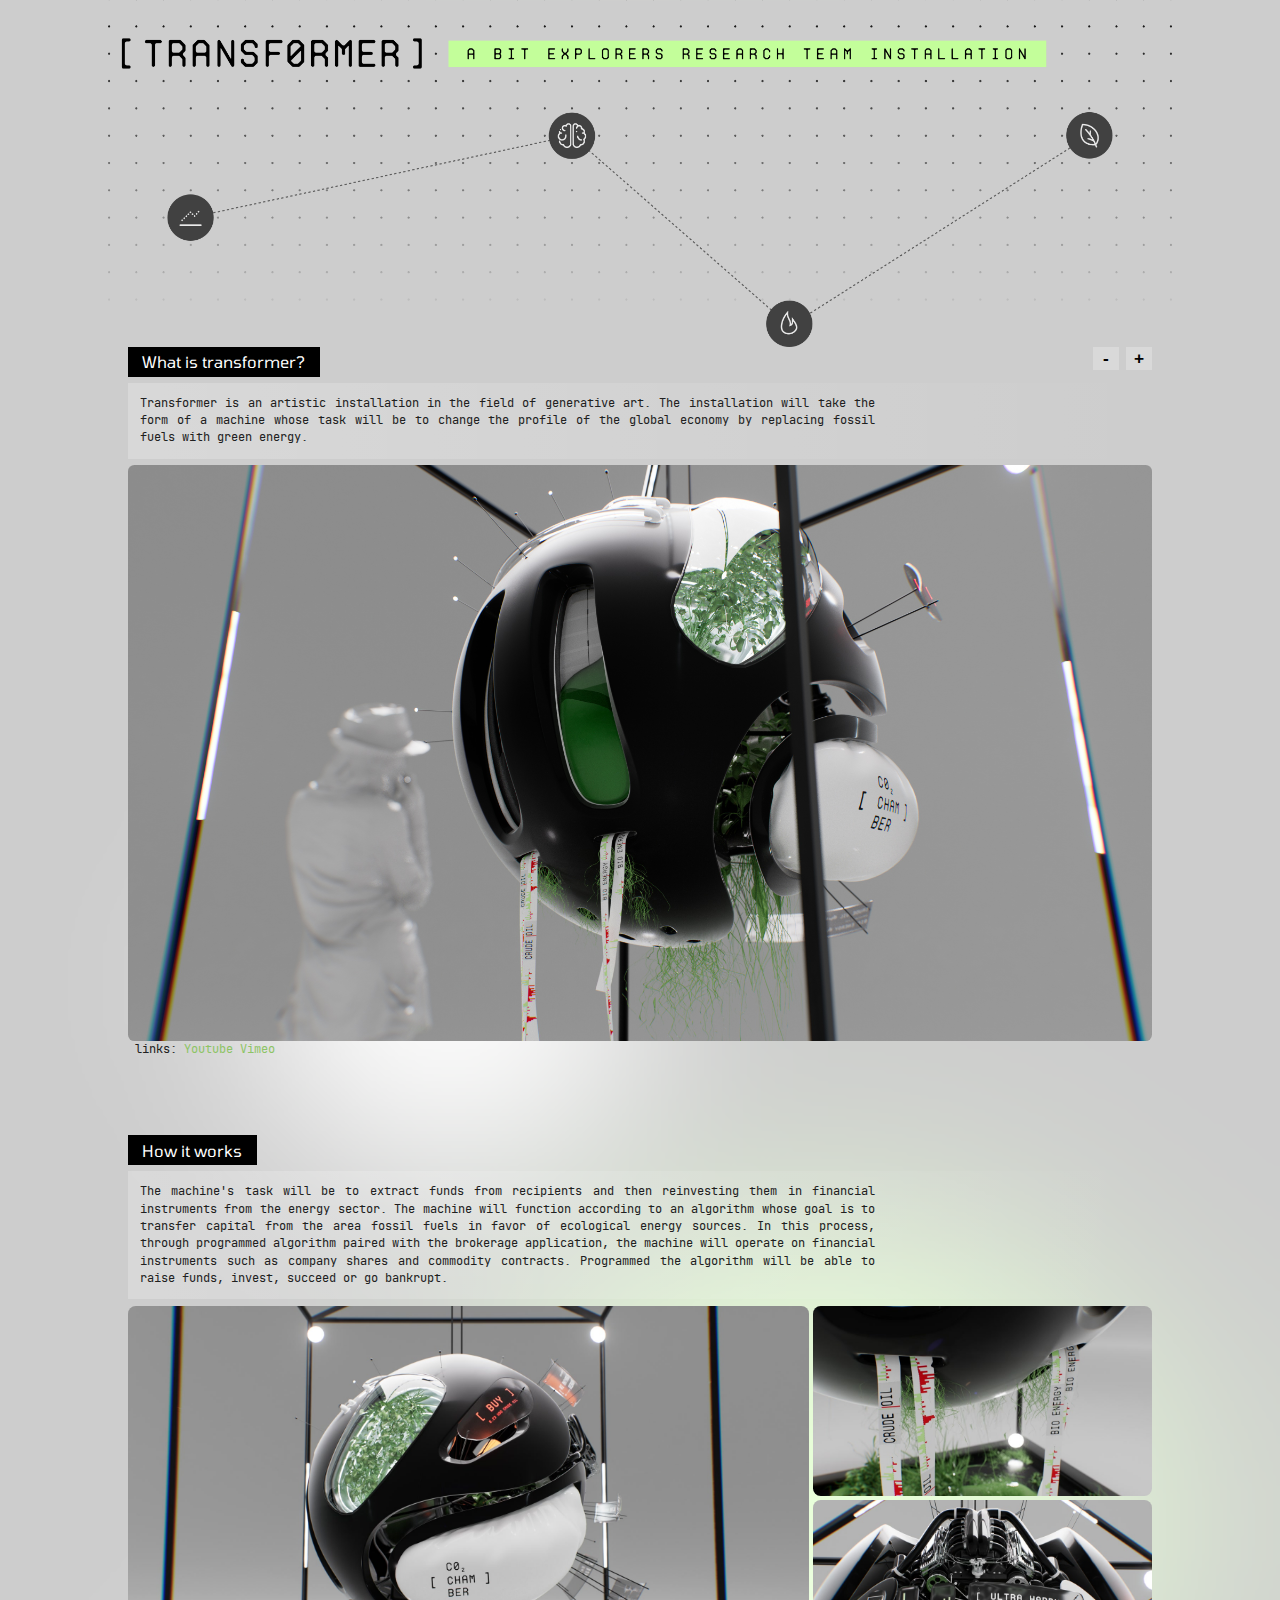
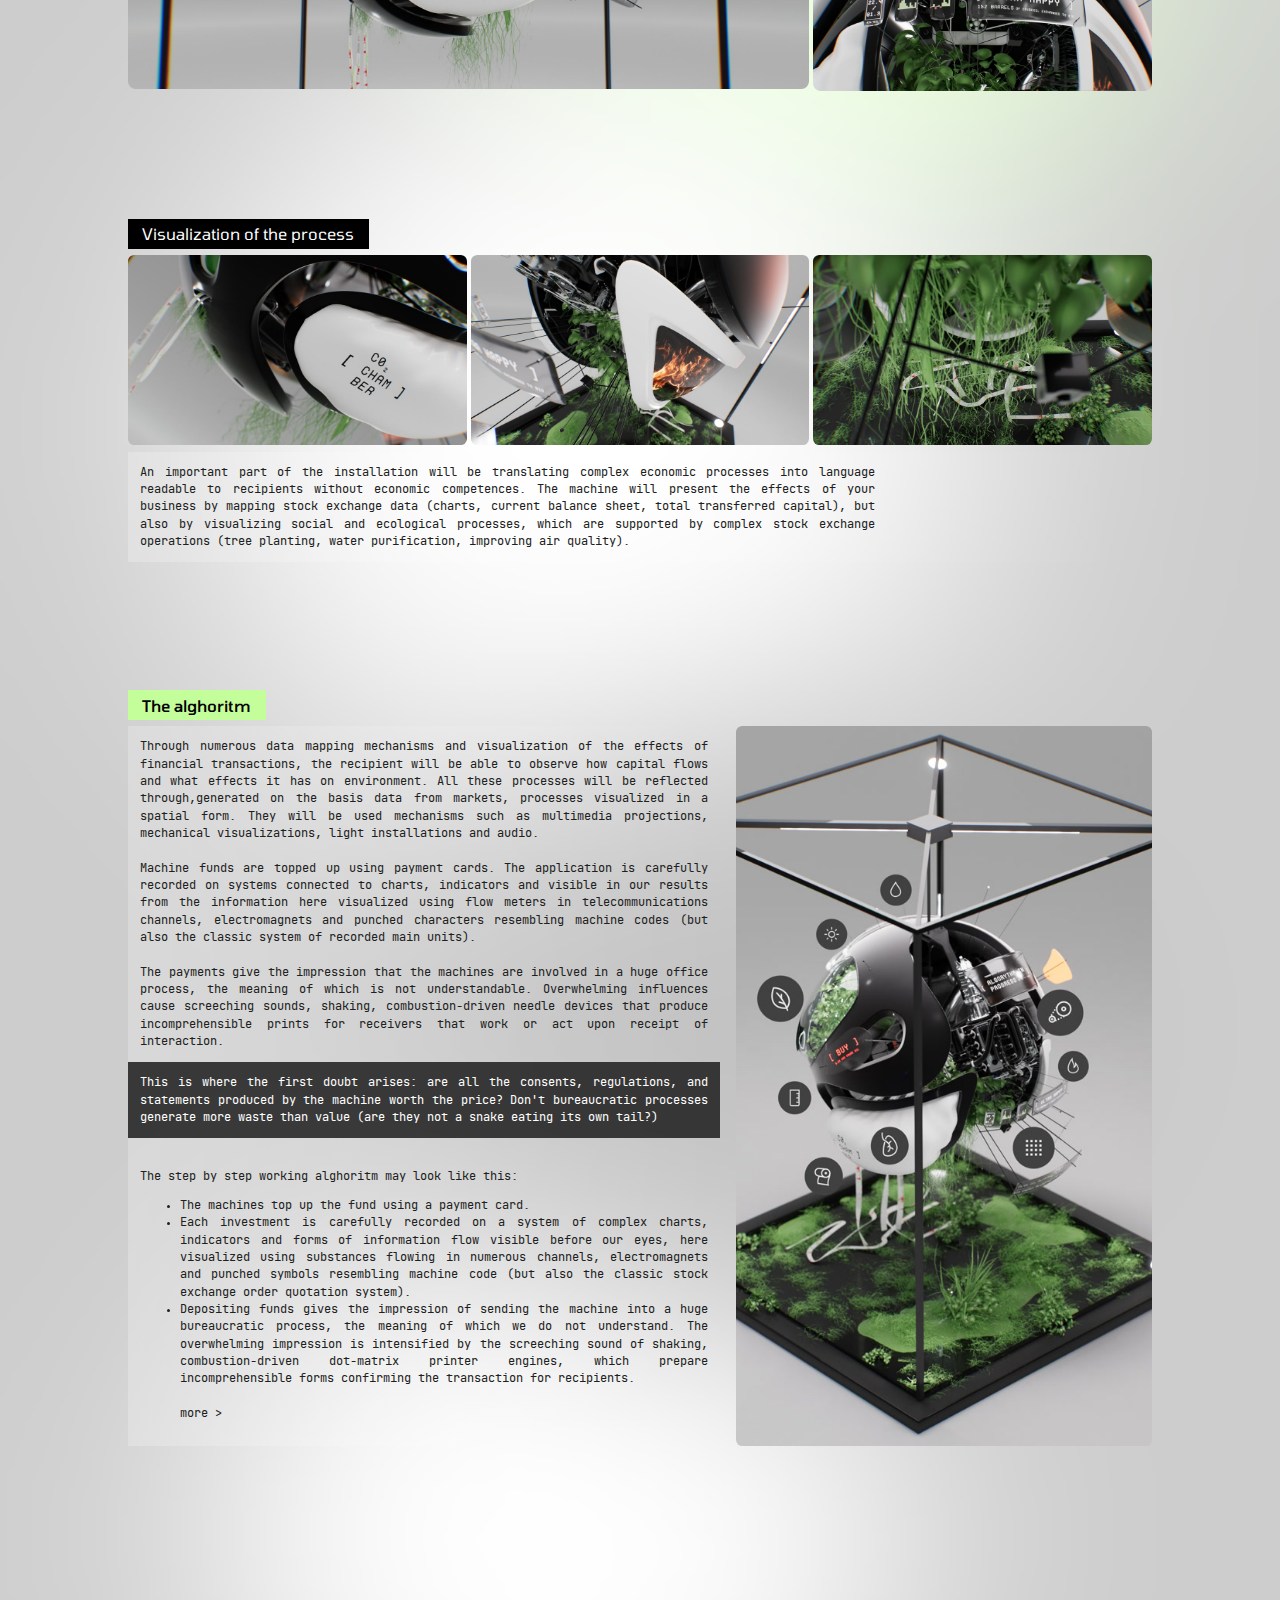
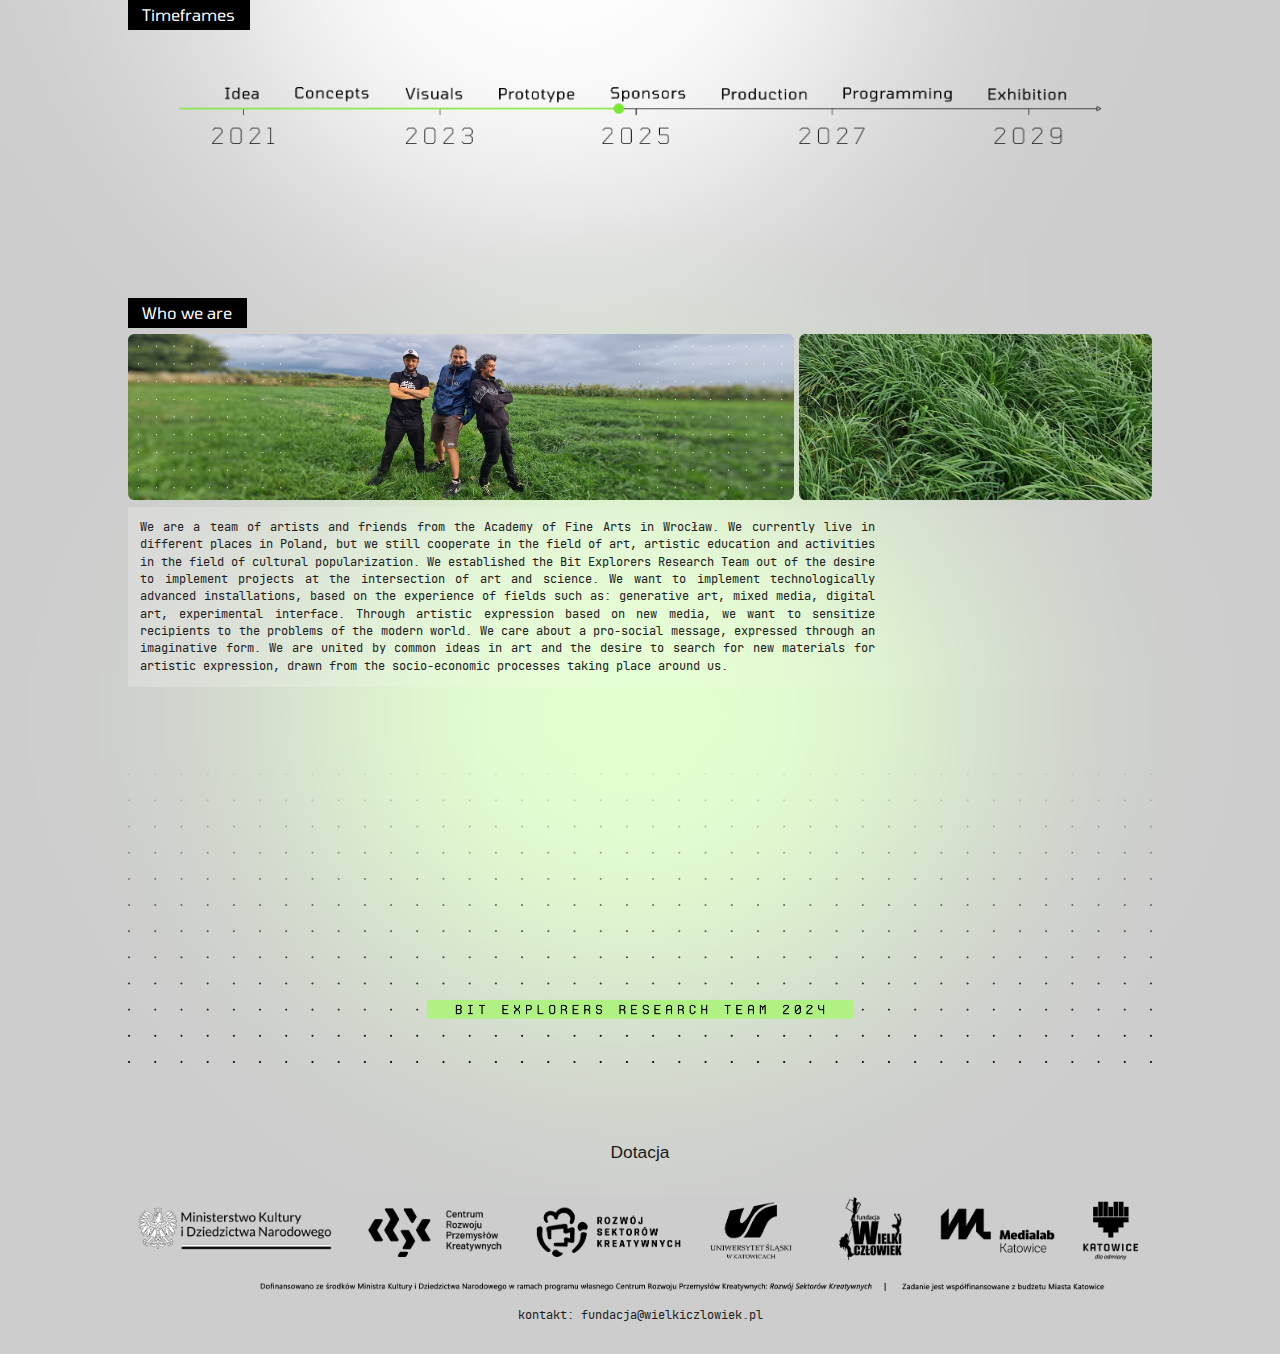
<file: index.html>
﻿<!DOCTYPE html>
<html>

<head>

	<title>transformer</title>
	<link rel="stylesheet" type="text/css" href="style.css" />

	<meta http-equiv="Content-type" content="text/html;charset=UTF-8">

	<meta name="viewport" content="width=browser-width , initial-scale=1">

	<link rel="preload" href="Tomorrow-Regular.woff2" as="font" type="font/woff2" crossorigin>

	<link rel="preload" href="Tomorrow-Medium.woff2" as="font" type="font/woff2" crossorigin>

	<link rel="preload" href="jetbrainsmono-regular-webfont.woff2" as="font" type="font/woff2" crossorigin>




</head>














<!-- ///grid styles-->
<style>
	/* .bgmask {
  -webkit-mask-image: url(img/bgmask.png);
  mask-image: url(img/bgmask.png);
  -webkit-mask-size: 640px 640px;
  mask-size: 640px 640px;
  -webkit-mask-repeat: no-repeat;
  mask-repeat: no-repeat;    
} */





	body {
				background:
				/* linear-gradient(rgba(255, 255, 255, 0.7), */
				/* rgba(221, 221, 221, 0.7)), */
				url("img/bg01.png");
				/* url("img/bg01.png"); */



				background-size: 100%;
				/* kolor tekstów all */
				color: #202020;
	}


	.showHide {
		display: none;
	}

	/* Desktop*/
	@media screen and (min-width: 1200px) {

		.showHide {
			display: block;
		}

	}



	/* @media screen and (min-width: 1200px) {
	#body{
		margin-left:0%;
		margin-right:0%;
		margin-bottom:0px;
	}
} */



	.txt {
		word-wrap: break-word;

		max-width: 105ch;
		/* max-width: 50%; */
		/* max-width: min(105ch, 50%); */
		text-align: justify;
		/* background-color: #2e2e2e36; */
		/* background-color: #ffffff3a; */
		padding: 0.5em 0.5em;
		padding: 1em 1em;
	}

	.txtfield {
		/* background-color: #ffffff3a; */

		background-image: linear-gradient(to right, #ffffff3a, #ffffff00);
		/* border-radius:0.6vw; */
		width: 100%;
	}

	.txtdark {
		word-wrap: break-word;

		max-width: 105ch;
		/* max-width: min(105ch, 50%); */
		/* max-width: 3ch; */
		text-align: justify;
		color: #ffffff;
		/* background-color: #2e2e2e36; */
		background-color: #000000b9;
		padding: 1em 1em;
	}

	.hig {
		/* font-family: 'Tomorrow-Regular'; */
		font-size: 12pt;
		background-color: #000000;
		float: left;

		font-family: 'Tomorrow';
		/* font-weight: 500; */
		font-weight: normal;

		padding: .2em .4em;

		background-clip: padding-box;


		font-style: normal;


		/* text-indent: -5%; */
		/* font-weight:600; */

	}

	.apla {
		width: 100%;
		/* height: 30px; */
		height: min(30px,auto);
		display: flex;
		align-items: left;
		padding-bottom: 0.5em;
	}

	.hig2 {



		font-size: 12pt;
		background-color: #000000;
		float: left;
		color: #ffffff;
		font-family: 'Tomorrow';
		/* font-weight: 500; */
		font-weight: normal;

		padding: .4em .4em;

		background-clip: padding-box;


		font-style: normal;
		text-align: center;

		top: .1em;


		width: max-content;
	}



	.container {
		display: flex;
		align-items: center;
	}

	.image-container {
		overflow: hidden;
		max-width: 500px;
		height: 100%;
		flex-shrink: 0;
	}

	.image {
		width: 100%;
		height: auto;
		max-height: 30px;
	}


	/*	<!-- ///grids --> */

	.main {
		grid-area: main;
	}

	.med {
		grid-area: med;
	}

	.sml {
		grid-area: sml;
	}

	.sml img {
		float: left;
		height: 99%;
		width: 100%;
		object-fit: cover;
	}

	.grid1 {

		display: grid;
		grid-template-areas:
			'main main med'
			'main main sml';
		grid-gap: .3vw;
	}

	.grid {
		/* padding-right: -52px; */
		/* padding-top: 0.3vw; */
		/* margin-right: -.3vw; */
		display: grid;
		/* grid-template-columns: repeat(4,1fr); */
		grid-auto-flow: column;
		/* grid-template-rows: repeat(auto-fill); */
		/* grid-template-columns: auto auto auto auto auto auto auto auto auto ; */
		grid-gap: 0.3vw;
		grid-auto-rows: 1fr;

		/* grid-gap: 4px; */
		/* width:100%; */
	}





	.gridh {
		display: grid;
		/* grid-template-columns: repeat(auto-fill, minmax(150px, 1fr)); */
		grid-template-columns: auto auto auto auto auto;
		grid-template-rows: 7.5vw;
		grid-gap: 0.3vw;
		overflow: hidden;
		/* Hide the overflow (crop) */
		padding-top: 0.3vw;
	}

	.gridhd {
		display: grid;
		/* grid-template-columns: repeat(auto-fill, minmax(150px, 1fr)); */
		grid-template-columns: auto auto auto auto auto;
		grid-template-rows: 10vw;
		grid-gap: 0.3vw;
		overflow: hidden;
		/* Hide the overflow (crop) */
		padding-top: 0.3vw;
	}

	.gridh img {
		/* max-height:60%; Set a constant height */
		width: 100%;
		/* Allow variable width */
		object-fit: cover;
		/* Crop the images as needed */
		/* max-width: 100%; */
		/* width: 100%; */
		height: 100%;

	}

	.gridhd img {
		width: 100%;
		/* Allow variable width */
		object-fit: cover;
		/* Crop the images as needed */
		height: 100%;

	}


	.gridvar {
		display: grid;
		grid-template-columns: var(--col);
		grid-template-rows: var(--row);
		grid-gap: 0.3vw;
	}



	.grid2 {
		padding-top: 0.3vw;
		display: grid;
		grid-template-columns: auto auto;
		grid-gap: 0.3vw;
	}

	.grid3 {
		padding-top: 0.3vw;
		display: grid;
		grid-template-columns: auto auto auto;
		grid-gap: 0.3vw;
	}

	.grid4 {
		padding-top: 0.3vw;
		display: grid;
		grid-template-columns: auto auto auto auto;
		grid-gap: 0.3vw;
	}

	.grid5 {
		padding-top: 0.3vw;
		display: grid;
		grid-template-columns: auto auto auto auto auto;
		grid-gap: 0.3vw;
	}

	.grid6 {
		padding-top: 0.3vw;
		display: grid;
		grid-template-columns: auto auto auto auto auto auto;
		grid-gap: 0.3vw;
	}

	.grid img {
		border-radius: 0.5vw;
		float: left;
	}



	.grid2 img {
		border-radius: 0.5vw;
		float: left;
	}

	.grid3 img {
		border-radius: 0.4vw;
		float: left;
	}

	.grid4 img {
		border-radius: 0.3vw;
		float: left;
	}

	.grid5 img {
		border-radius: 0.2vw;
		float: left;
	}

	img {
		/* border-radius:0.6vw; */
		float: left;
	}

	.grid1 img {
		object-fit: cover;
		/* width: 100%; 
 max-width: 150%;  */
		height: inherit;
		border-radius: 0.6vw;
		float: left;
	}
	.button {
			/* background-color: #383838; */
			background-color: #fafafa42;
			border: none;
			/* color: white; */
			color: rgb(0, 0, 0);
			margin-right: 0;
			margin-left: 0;
			/* align-items: right; */
			/* to tylko do marginu od litery do bordera */
			/* padding: 0px 8px;  */
			width: 1.5em;
			text-align:center;
			text-decoration: none;
			display: inline-block;
			font-size: 13pt;
			font-weight: 600;
			/* margin: 4px 2px; */
			cursor: pointer;
			}

/*

.image-row {
        display: flex;
        justify-content: space-around;
        width: 100%;
        box-sizing: border-box;
    }

    .image-row img {
        width: 20%; 
        margin: 0 6%;
        height: auto;
        max-height: 200px;
    }

*/


	ul {

		list-style-position: outside;
	}




	/*	<!-- ///board --> */




.image-containerx 
{
	width: 90%;
	display: flex;
	justify-content: space-between;
	align-items: center;
	margin: 0% auto;
	/* background-color: white; */

}
.image-containerx img 
{
	height: auto;
	margin: 3%;
}

.img1 {width: 20%;}
.img2 {width: 15%;}
.img3 {width: 15%;}
.img4 {width: 10%;}
.img5 {width: 9%;}






</style>






<body>






<div>


		<div>
			<!-- ///intro -->

			<picture>
				<!-- <source media="(min-width: 900px)" srcset="svg/intro01.jpg"> -->
				<source media="(max-width: 520px)" srcset="svg/intro04.png">
				<img src="svg/intro01.png" alt="Long Bar SVG" style="width: 104%; margin-top: -.8em;
height: inherit;
text-align: left;
opacity: 100%;
margin-bottom: 0pt;
margin-left: -2%;

"
>
			</picture>


		</div>

<!-- ///script zoom-->



<script>
	function myFunction1() {
	//   document.getElementById("algox").style.fontSizeAdjust = "0.25";
	//     document.getElementById("algox").style.color = "grey";


		var elements = document.getElementsByClassName('txt');

		for (var i = 0; i < elements.length; i++) {
		var element = elements[i];

		element.style.fontSize = "9pt";
		// element.style.fontFamily = "'jetbrains_monoregular', Courier";
		element.style.lineHeight = "13pt";
		element.style.fontWeight = "100";
		}

		var elements2 = document.getElementsByClassName('hig2');

		for (var i = 0; i < elements2.length; i++)
		{
			var element2 = elements2[i];
			element2.style.fontSize = "12pt";
		}
	var elements = document.getElementsByClassName('txtdark');

		for (var i = 0; i < elements.length; i++) {
		var element = elements[i];

		element.style.fontSize = "9pt";
		element.style.lineHeight = "13pt";
		}


		

	}


</script>

<script>
	function myFunction2() {
	//   document.getElementById("algox").style.fontSizeAdjust = "1.5";
	//   document.getElementById("algox").style.color = "black";


		var elements = document.getElementsByClassName('txt');

		for (var i = 0; i < elements.length; i++) {
		var element = elements[i];
		
		element.style.fontSize = "13pt";
		// element.style.fontFamily =  "Arial, Helvetica, sans-serif";
		element.style.lineHeight = "16pt";
		element.style.fontWeight = "400";
		// element.style.color= "black";
		// element.style.maxWidth = "10em";
		}

		var elements2 = document.getElementsByClassName('hig2');

		for (var i = 0; i < elements2.length; i++) {
		var element2 = elements2[i];
		element2.style.fontSize = "17pt";
		// element2.style.fontSize = "4em";
		}

		
		var elements3 = document.getElementsByClassName('txtdark');

		for (var i = 0; i < elements3.length; i++) {
		var element3 = elements3[i];

		element3.style.fontSize = "13pt";
		element3.style.lineHeight = "16pt";
		}




	}
</script>




<!-- <div id="algox"> -->




		<!-- ///what is -->

		<div class="apla">
			<div style="width: 100%; display: flex; justify-content: space-between;">
						<div class="hig2"> &nbsp; What is transformer? &nbsp; </div>
							<div style="padding: 0px 0px; margin-right: 0;">
								<button class="button" onclick="myFunction1()"> - </button>
								<button class="button" onclick="myFunction2()"> + </button>
							</div>
			</div>
		</div>


	<div class="txtfield ">
		<div class="txt">
			Transformer is an artistic installation in the field of generative art. The installation will take the form of a
			machine whose task will be to change the profile of the global economy by replacing fossil fuels with green
			energy.
		</div>
	</div>


	<div style="width: 100%; height: 0.5vw;"></div>


<!--/// vimeo player -->

		<!-- <div class="bgmask">
		<img src="img\011.jpg" >
		</div> -->
			<div class="grid">
		<img src="img\TRANSFORMER_MAIN_0015.jpg">

			</div>

<!-- 
	
	<div class="grid">
		<div style="padding:56.25% 0 0 0;position:relative;"><iframe
				src="https://player.vimeo.com/video/780059500?h=15fa7d6cdd&amp;badge=0&amp;autopause=0&amp;player_id=0&amp;app_id=58479"
				frameborder="0" allow="autoplay; fullscreen; picture-in-picture"
				style="position:absolute;top:0;left:0;width:100%;height:100%;"
				title="xTransformer_Art Installaltion_Concept"></iframe></div>
		<script src="https://player.vimeo.com/api/player.js"></script>
	</div>

 -->

	<!-- <div class="grid1">

	<div class="main">
		<img src="img\011.jpg">
	</div>

	<div class="med">
		<img src="img\007.jpg">
	</div>

	<div class="sml">
		<img src="img\006.jpg">
</div>


</div> -->

	&nbsp;links: <a href="https://vimeo.com/780059500/15fa7d6cdd">Youtube</a>
	<a href="https://vimeo.com/780059500/15fa7d6cdd">
		Vimeo</a>



	<div style="width: 100%; height:6vw;"></div>


	<!-- ///how -->

	<div class="apla">
		<div class="hig2"> &nbsp; How it works &nbsp; </div>
	</div>



	<div class="txtfield">
		<div class="txt">
			The machine's task will be to extract funds from recipients and then reinvesting them in financial instruments
			from the energy sector. The machine will function according to an algorithm whose goal is to transfer capital from
			the area fossil fuels in favor of ecological energy sources. In this process, through programmed algorithm paired
			with the brokerage application, the machine will operate on financial instruments such as company shares and
			commodity contracts. Programmed the algorithm will be able to raise funds, invest, succeed or go bankrupt.

		</div>
	</div>
	<!-- <use link:href="slant"></use> -->

	<div style="width: 100%; height: 0.5vw;"></div>


	<div class="grid1">

		<div class="main">
			<img src="img\TRANSFORMER_MAIN_0014.jpg">
		</div>

		<div class="med">
			<img src="img\TRANSFORMER_MAIN_0029.jpg">

		</div>

		<div class="sml">
			<img src="img\TRANSFORMER_MAIN_0037.jpg">
		</div>


	</div>
	<!-- <div class="grid">
	<img src="img\004.jpg">



	<img src="img\005.jpg">

	
</div> -->



	<div style="width: 100%; height: 10vw;"></div>


	<!-- ///vis -->

	<!-- <div id="viz"> -->


	<div class="apla">
		<div class="hig2"> &nbsp; Visualization of the process &nbsp; </div>
	</div>

	<div class="grid">

		<img src="img\TRANSFORMER_MAIN_0040.jpg">
		<img src="img\TRANSFORMER_MAIN_0035.jpg">
		<img src="img\TRANSFORMER_MAIN_0028.jpg">
	</div>

	<div style="width: 100%; height: 0.5vw;"></div>

	<div class="txtfield">
		<div class="txt">
			An important part of the installation will be translating complex economic processes into language readable to
			recipients without economic competences. The machine will present the effects of your business by mapping stock
			exchange data (charts, current balance sheet, total transferred capital), but also by visualizing social and
			ecological processes, which are supported by complex stock exchange operations (tree planting, water purification,
			improving air quality).
		</div>
	</div>


	<!-- ///algo -->

	<div style="width: 100%; height: 10vw;"></div>

	<div class="apla">
		<div class="hig2" style="background-color: #c3fe9aff; color: black; font-weight: 500;"> &nbsp; The alghoritm &nbsp;
		</div>
	</div>

	<div>

		<div class="grid">



	<!-- </div>viz end -->



			<div id="algo">







				<div class="txtfield">
					<div class="txt">
						Through numerous data mapping mechanisms and visualization of the effects of financial transactions, the
						recipient will be able to observe how capital flows and what effects it has on environment. All these
						processes
						will be reflected through,generated on the basis data from markets, processes visualized in a spatial form.
						They
						will be used mechanisms such as multimedia projections, mechanical visualizations, light installations and
						audio.
						<br>
						<br>
						Machine funds are topped up using payment cards. The application is carefully recorded on systems connected
						to
						charts, indicators and visible in our results from the information here visualized using flow meters in
						telecommunications channels, electromagnets and punched characters resembling machine codes (but also the
						classic system of recorded main units).

						<br>
						<br>

						The payments give the impression that the machines are involved in a huge office process, the meaning of
						which
						is not understandable. Overwhelming influences cause screeching sounds, shaking, combustion-driven needle
						devices that produce incomprehensible prints for receivers that work or act upon receipt of interaction.
						<br>
					</div>
				</div>

				<div class="txtdark">


					This is where the first doubt arises: are all the consents, regulations, and statements produced by the
					machine
					worth the price? Don't bureaucratic processes generate more waste than value (are they not a snake eating its
					own
					tail?)

				</div>

				<div class="txtfield">
					<div class="txt">

						<br>
						The step by step working alghoritm may look like this:
						<ul>


							<li>The machines top up the fund using a payment card.</li>

							<li>Each investment is carefully recorded on a system of complex charts, indicators and forms of
								information
								flow visible before our eyes, here visualized using substances flowing in numerous channels,
								electromagnets
								and punched symbols resembling machine code (but also the classic stock exchange order quotation
								system).
							</li>
							<li>Depositing funds gives the impression of sending the machine into a huge bureaucratic process, the
								meaning
								of which we do not understand. The overwhelming impression is intensified by the screeching sound of
								shaking, combustion-driven dot-matrix printer engines, which prepare incomprehensible forms confirming
								the
								transaction for recipients.</li>
							<br>
							more >

						</ul>


					</div>
				</div>





			</div><!-- algo end -->



			<div class="showHide" style="padding-left: 1em;">
				<!--expand/collapse div-->
				<img src="img/schema.jpg" style=" height:100%; width:100%;  object-fit: cover;">


			</div>


		</div>

	</div>


	<!-- ///timeframes -->

	<div style="width: 100%; height: 12vw;"></div>


	<div class="apla">
		<div class="hig2"> &nbsp; Timeframes &nbsp; </div>
	</div>






	<div style="  
width: 100%;
display: flex;
justify-content: center;
">


		<img src="svg/time03.png" alt="Long Bar SVG" style="   width: 90%;
	height:auto; padding-top: 4vw; padding-bottom: 12vw;
">

	</div>








	<!-- ///whoweare -->


	<div class="apla">
		<div class="hig2"> &nbsp; Who we are &nbsp; </div>
	</div>








	<div style="width: 100%; height: 13vw; ; display: flex;">

		<div style="width: auto; height: 100%; ">
			<img src="svg/mywide.jpg" style="height: 100%; width: auto; border-radius: 0.5vw;">
		</div>

		<!-- Transparent spacer -->
		<div style="flex: 0 0 0.5%; height: 100%; background-color: rgba(240, 140, 240, 0);"></div>

		<div style="flex: 1; height: 100%;display: flex;">

			<img src="svg/grass.jpg" style="border-radius: 0.5vw; width: 100%; height: 100%; object-fit: cover;">

		</div>

	</div>
	<div style="width: 100%; height: 0.5vw;"></div>

	<div class="txtfield">

		<div class="txt">
			We are a team of artists and friends from the Academy of Fine Arts in Wrocław. We currently live in different
			places in Poland, but we still cooperate in the field of art, artistic education and activities in the field of
			cultural popularization. We established the Bit Explorers Research Team out of the desire to implement projects at
			the intersection of art and science. We want to implement technologically advanced installations, based on the
			experience of fields such as: generative art, mixed media, digital art, experimental interface. Through artistic
			expression based on new media, we want to sensitize recipients to the problems of the modern world. We care about
			a pro-social message, expressed through an imaginative form. We are united by common ideas in art and the desire
			to search for new materials for artistic expression, drawn from the socio-economic processes taking place around
			us.

		</div>

	</div>

	<div style="width: 100%; height:5em;"></div>


	<div>
		<img src="svg/outro01.png" alt="Long Bar SVG" style="width: 100%; height: auto; float: none; display: block;

height: inherit;
text-align:center
;
opacity: 100%;

">


		<div style="width: 100%; height: 2vw;">

		</div>

	</div>

<br><br>


<!-- <div class="image-row">
        <img src="svg/loga/CRPK_outdoor_poziom_1.svg" alt="Image 1">
        <img src="svg/loga/FWC 4.png" alt="Image 2">
        <img src="svg/loga/rsk.svg" alt="Image 3">
        <img src="svg/loga/ministerstwo.svg" alt="Image 4">
    </div> -->



	<!-- ///plakat -->
<!-- <div style="width: 100%; text-align: center;"> -->
  <a href="img/plakat.pdf" target="_blank" style="display: flex; justify-content: center; text-align: center; padding: 2%; font-family: Helvetica; font-size: 13pt; color: rgb(26, 26, 26);">
Dotacja
  </a>
<!-- </div> -->
		

	<!-- ///board rozdzielny-->
	<!-- <div class="image-containerx">
                <img src="svg/loga/ministerstwo.svg" alt="Image 1" class="img1">
                <img src="svg/loga/CRPK_outdoor_poziom_1.svg" alt="Image 2" class="img2">
                <img src="svg/loga/rsk.svg" alt="Image 3" class="img3">
                <img src="svg/loga/uniwersytet-slaski_h.png" alt="Image 4" class="img4">
                <img src="svg/loga/FWC 4.png" alt="Image 5" class="img5">
    </div> -->





		<!-- ///napis-->				

	<!-- <div style="width: 96%; display: flex; justify-content: center; text-align: center; padding: 2%; font-family: Helvetica; font-size: 11pt; margin: 0 auto;">



Dofinansowano ze środków Ministra Kultury i Dziedzictwa Narodowego w ramach programu własnego Centrum Rozwoju Przemysłów Kreatywnych: Rozwój Sektorów Kreatywnych

	</div> -->
		

	<!-- ///logoboard merged -->

	    <img src="svg/loga/loga_razem.png" alt="Long Bar SVG" style="width: 104%; margin-top: -.8em;
		height: inherit;
text-align: left;
opacity: 100%;
margin-bottom: 0pt;
margin-left: -2%;

"
>
<br>

<div style="width: 100%; text-align: center; margin-bottom: 22pt;">
		<!-- <div class="txt"> -->
	kontakt: fundacja@wielkiczlowiek.pl

		<!-- </div> -->
</div>



</div>


</body>

</html>
</file>
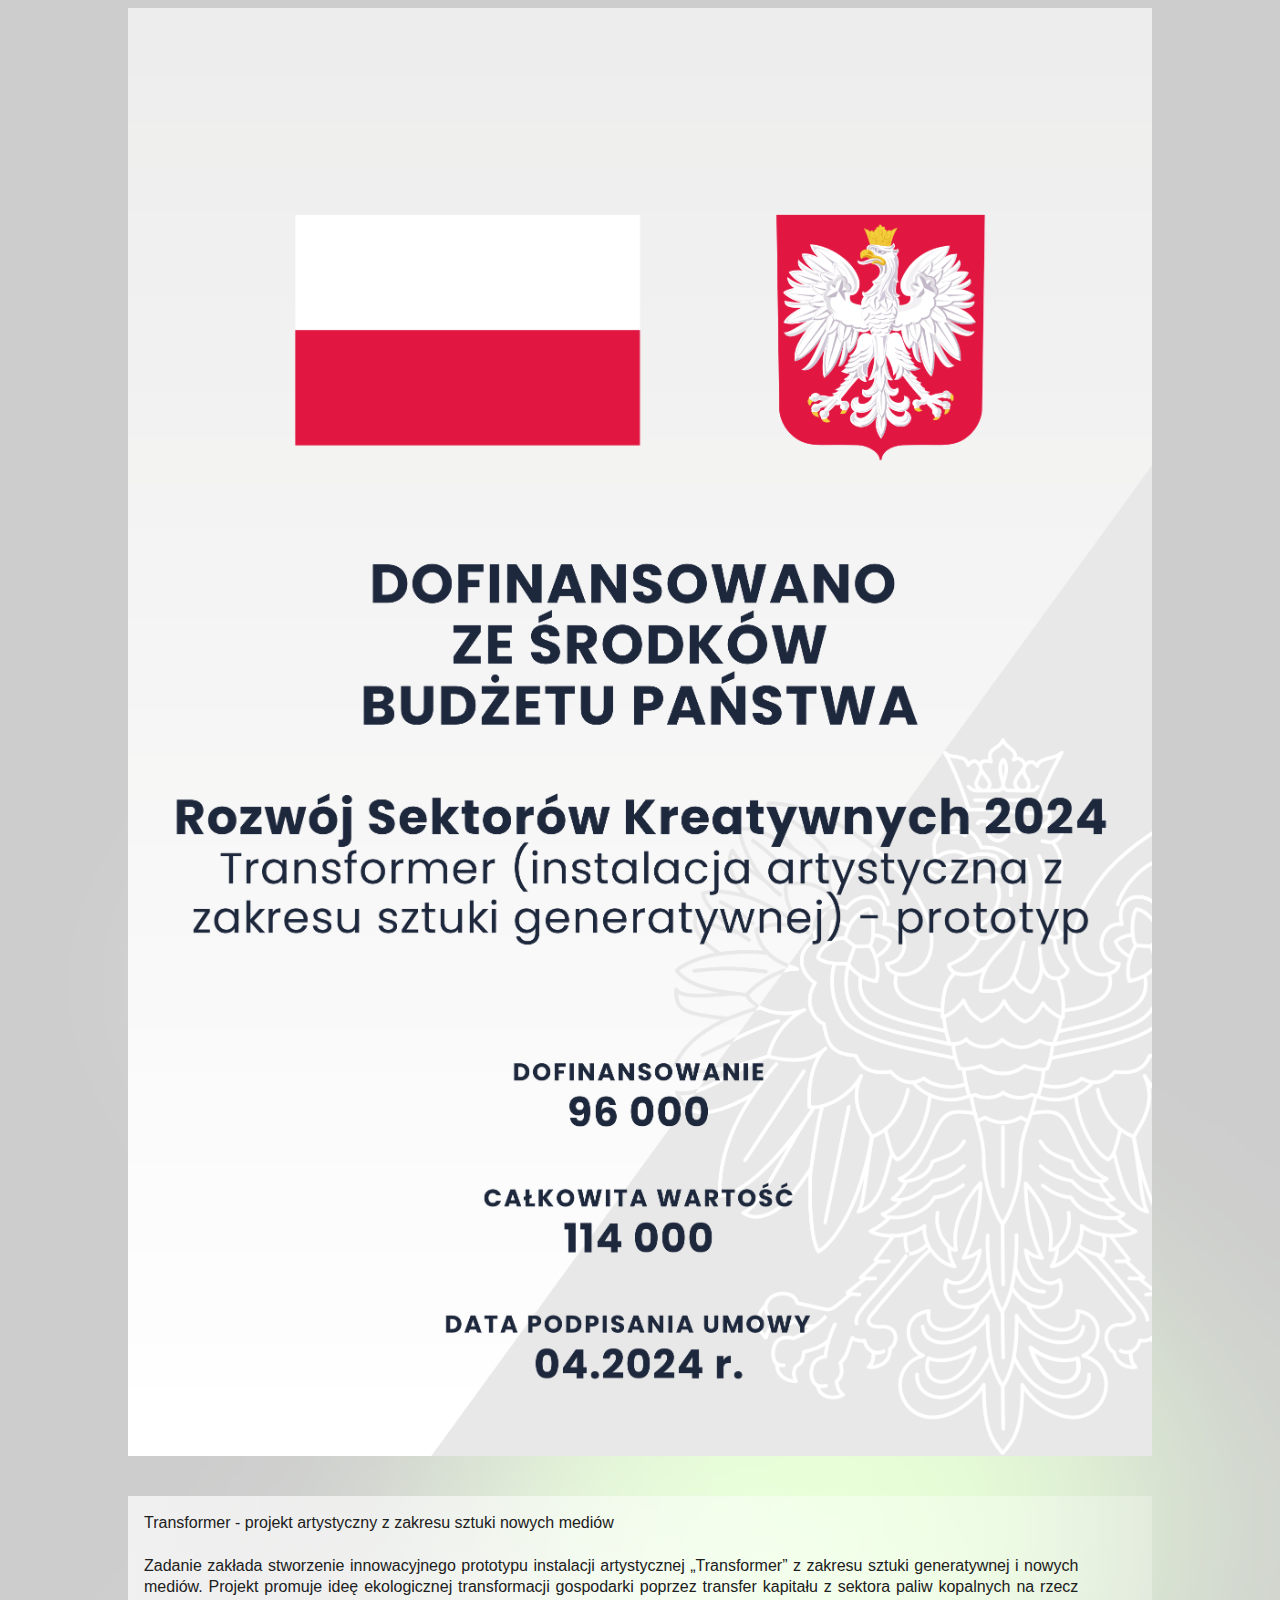
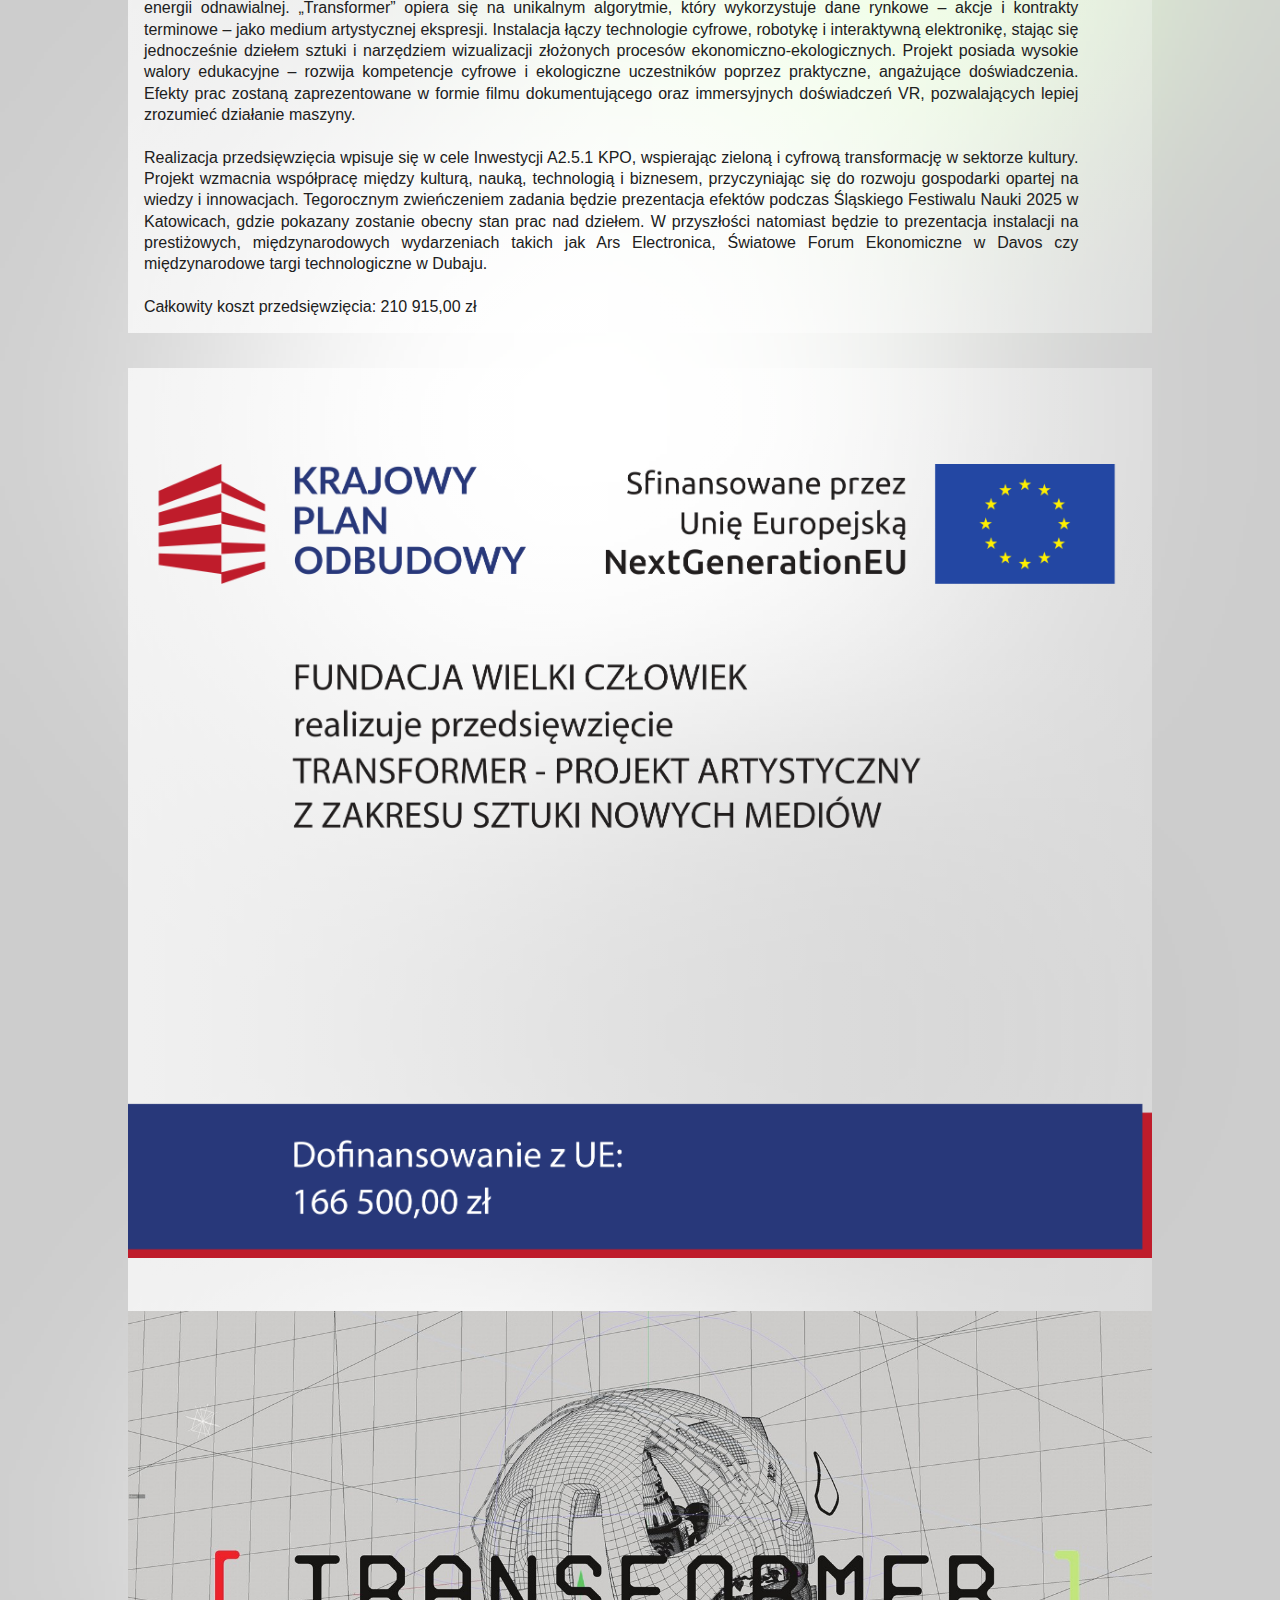
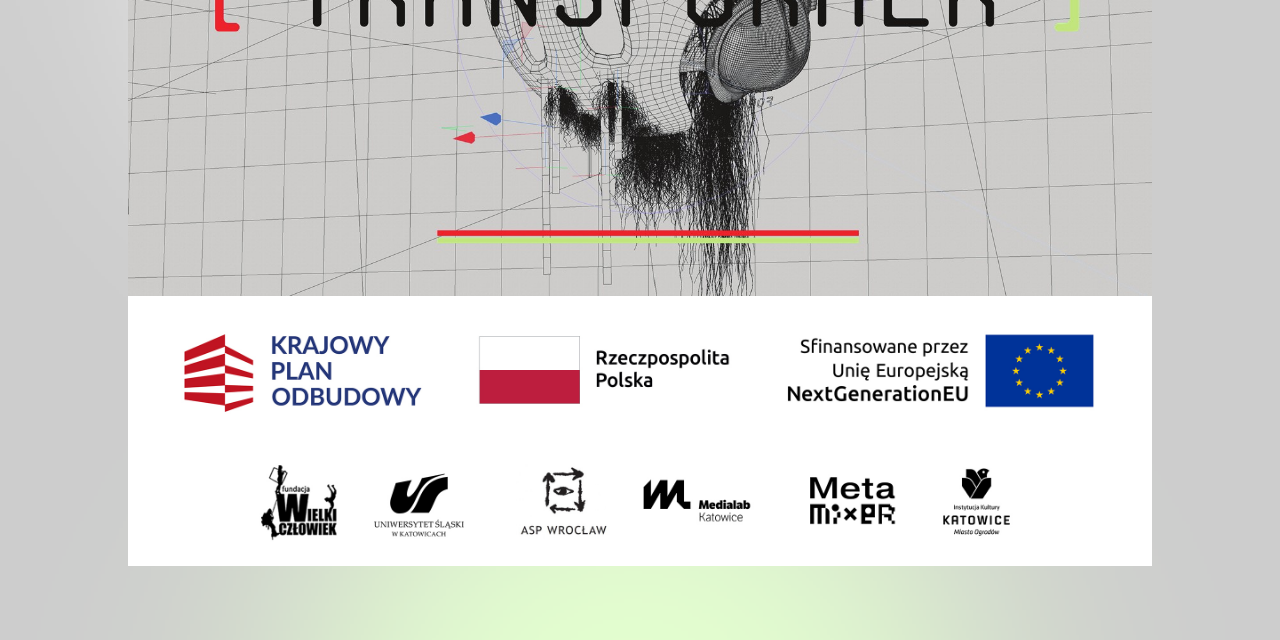
<file: dotacja.html>
﻿<!DOCTYPE html>
<html>

<head>

	<title>transformer</title>
	<link rel="stylesheet" type="text/css" href="style.css" />

	<meta http-equiv="Content-type" content="text/html;charset=UTF-8">

	<meta name="viewport" content="width=browser-width , initial-scale=1">

	<link rel="preload" href="Tomorrow-Regular.woff2" as="font" type="font/woff2" crossorigin>

	<link rel="preload" href="Tomorrow-Medium.woff2" as="font" type="font/woff2" crossorigin>

	<link rel="preload" href="jetbrainsmono-regular-webfont.woff2" as="font" type="font/woff2" crossorigin>




</head>

<style>
	body {
		background:
			url("img/bg01.png");

		background-size: 100%;
		/* kolor tekstów all */
		color: #202020;
	}

	/* Desktop*/
	@media screen and (min-width: 1200px) {

		.showHide {
			display: block;
		}

	}

	.bigtxt {
		word-wrap: break-word;
		max-width: 105ch;
			font-size: 12pt;
				line-height: 16pt;
			font-family: Verdana, Geneva, Tahoma, sans-serif;
			/* font-family: Courier New, Lucida Console, Consolas; */
		/* max-width: 50%; */
		/* max-width: min(105ch, 50%); */
		text-align: justify;
		/* background-color: #2e2e2e36; */
		/* background-color: #ffffff3a; */
		/* padding: 0.5em 0.5em;
		padding: 1em 1em; */
			padding: 1em 1em;
	}

		.txt {
		word-wrap: break-word;

		max-width: 105ch;
		/* max-width: 50%; */
		/* max-width: min(105ch, 50%); */
		text-align: justify;
		/* background-color: #2e2e2e36; */
		/* background-color: #ffffff3a; */
	
		padding: 1em 1em;
	}

	.txtfield {
		/* background-color: #ffffff3a; */

		background-image: linear-gradient(to right, #ffffff3a, #ffffff00);
		/* border-radius:0.6vw; */
		width: 100%;
	}

		.apla2 {
		/* background-color: #ffffff3a; */

		background-image: linear-gradient(to right, #ffffffb4, #ffffff44);
		/* border-radius:0.6vw; */
		width: 100%;
	}



</style>






<body>






	<div>





		<!-- <div style="width: 100%; height: auto;	padding: 1em 1em;"> -->
	<!-- <div class="apla2"> -->

		<img src="svg\plakat01.png"
		style="width: 100%; 
		margin-top: 0em;
		height: inherit;
		text-align: left;
		opacity: 100%;
		margin-bottom: 0em;
		margin-left: 0em;
		">
	




			<!-- </div> -->
	<br><br>		<br>

			<div class="apla2 ">
		<div class="bigtxt">
		
		Transformer - projekt artystyczny z zakresu sztuki nowych mediów
	<br>		<br>
Zadanie zakłada stworzenie innowacyjnego prototypu instalacji artystycznej „Transformer” z zakresu sztuki generatywnej i nowych mediów. Projekt promuje ideę ekologicznej transformacji gospodarki poprzez transfer kapitału z sektora paliw kopalnych na rzecz energii odnawialnej. „Transformer” opiera się na unikalnym algorytmie, który wykorzystuje dane rynkowe – akcje i kontrakty terminowe – jako medium artystycznej ekspresji. Instalacja łączy technologie cyfrowe, robotykę i interaktywną elektronikę, stając się jednocześnie dziełem sztuki i narzędziem wizualizacji złożonych procesów ekonomiczno-ekologicznych. Projekt posiada wysokie walory edukacyjne – rozwija kompetencje cyfrowe i ekologiczne uczestników poprzez praktyczne, angażujące doświadczenia. Efekty prac zostaną zaprezentowane w formie filmu dokumentującego oraz immersyjnych doświadczeń VR, pozwalających lepiej zrozumieć działanie maszyny.
		<br>		<br>
Realizacja przedsięwzięcia wpisuje się w cele Inwestycji A2.5.1 KPO, wspierając zieloną i cyfrową transformację w sektorze kultury. Projekt wzmacnia współpracę między kulturą, nauką, technologią i biznesem, przyczyniając się do rozwoju gospodarki opartej na wiedzy i innowacjach. 
Tegorocznym zwieńczeniem zadania będzie prezentacja efektów podczas Śląskiego Festiwalu Nauki 2025 w  Katowicach, gdzie pokazany zostanie obecny stan prac nad dziełem. W przyszłości natomiast będzie to prezentacja instalacji na prestiżowych, międzynarodowych wydarzeniach takich jak Ars Electronica, Światowe Forum Ekonomiczne w Davos czy międzynarodowe targi technologiczne w Dubaju.
		<br>		<br>
Całkowity koszt przedsięwzięcia: 210 915,00 zł
	
		</div>
	</div>
	<br>		<br>	


	<div class="apla2">


	

		<img src="svg\plakat02a.png"
		style="width: 100%; 
		margin-top: 8em;
		height: inherit;
		text-align: left;
		opacity: 100%;
		margin-bottom: 4em;
		margin-left: 0em;
		">


			</div>

<div>

			<img src="svg\podkpo.jpg"style="width: 100%; margin-bottom: -.5em;">


			<img src="svg\logoboard 03.jpg" style="width: 100%; ">
</div>


	
	<br>		<br>

	</div>
	<br>		<br>

</body>

</html>
</file>
<file: style.css>
﻿





body
{
	font-family: 'jetbrains_monoregular', Courier;
	/* src: url('jetbrainsmono-regular-webfont.woff2') format('woff2'), */
	/* url('jetbrainsmono-regular-webfont.woff') format('woff'); */
	/* font-weight: normal;
	font-style: normal; */



	/* font-family: Jetbrains Mono; */
	/* font-family: 'JetBrains Mono', sans-serif; */
	font-weight:100;
	color: #dbdbdb;


	/* font-size: clamp(9px, 1.4vw, 14px); */

	font-size: 9pt;
	background-color: #858585 !important;

	/* background-color: rgb(109, 109, 109); */

	line-height: 13pt;

	margin-left:10%;
	margin-right:10%;
	margin-bottom:0px;



	
	
	/* @media screen and (orientation: landscape) {

	} */
	



	display: block;
	float:left; 



}

@media (orientation: portrait) and (max-width: 520px) {
	body {
		margin-left:2%;
		margin-right:2%;
		/* margin-bottom:2px; */
	}
}


a:link,
a:visited,
a:active {
  text-decoration: none; 
  color: rgb(141, 196, 101);
}

a:hover
{
  text-decoration: none; 
  color: rgb(116, 194, 60);
}

ul
{
  list-style-position: outside;
}



@font-face {
	font-family: 'jetbrains_monoregular';
	src: url('jetbrainsmono-regular-webfont.woff2') format('woff2'),
				url('jetbrainsmono-regular-webfont.woff') format('woff');
	font-weight: normal;
	font-style: normal;

}



@font-face {
	font-family: 'Tomorrow';
	src: url('Tomorrow-Medium.woff2') format('woff2'),
			url('Tomorrow-Medium.woff') format('woff');
	font-weight: 500;
	font-style: normal;
	font-display: swap;
}

@font-face {
	font-family: 'Tomorrow';
	src: url('Tomorrow-Regular.woff2') format('woff2'),
			url('Tomorrow-Regular.woff') format('woff');
	font-weight: normal;
	font-style: normal;
	font-display: swap;
}

img 
{
	width: 100%;
	height: inherit;
	/*box-shadow: 0px 0px 35px rgba(0, 0, 0, 0.1);*/ /*shift, size*/
	align-items: center;
}
</file>
